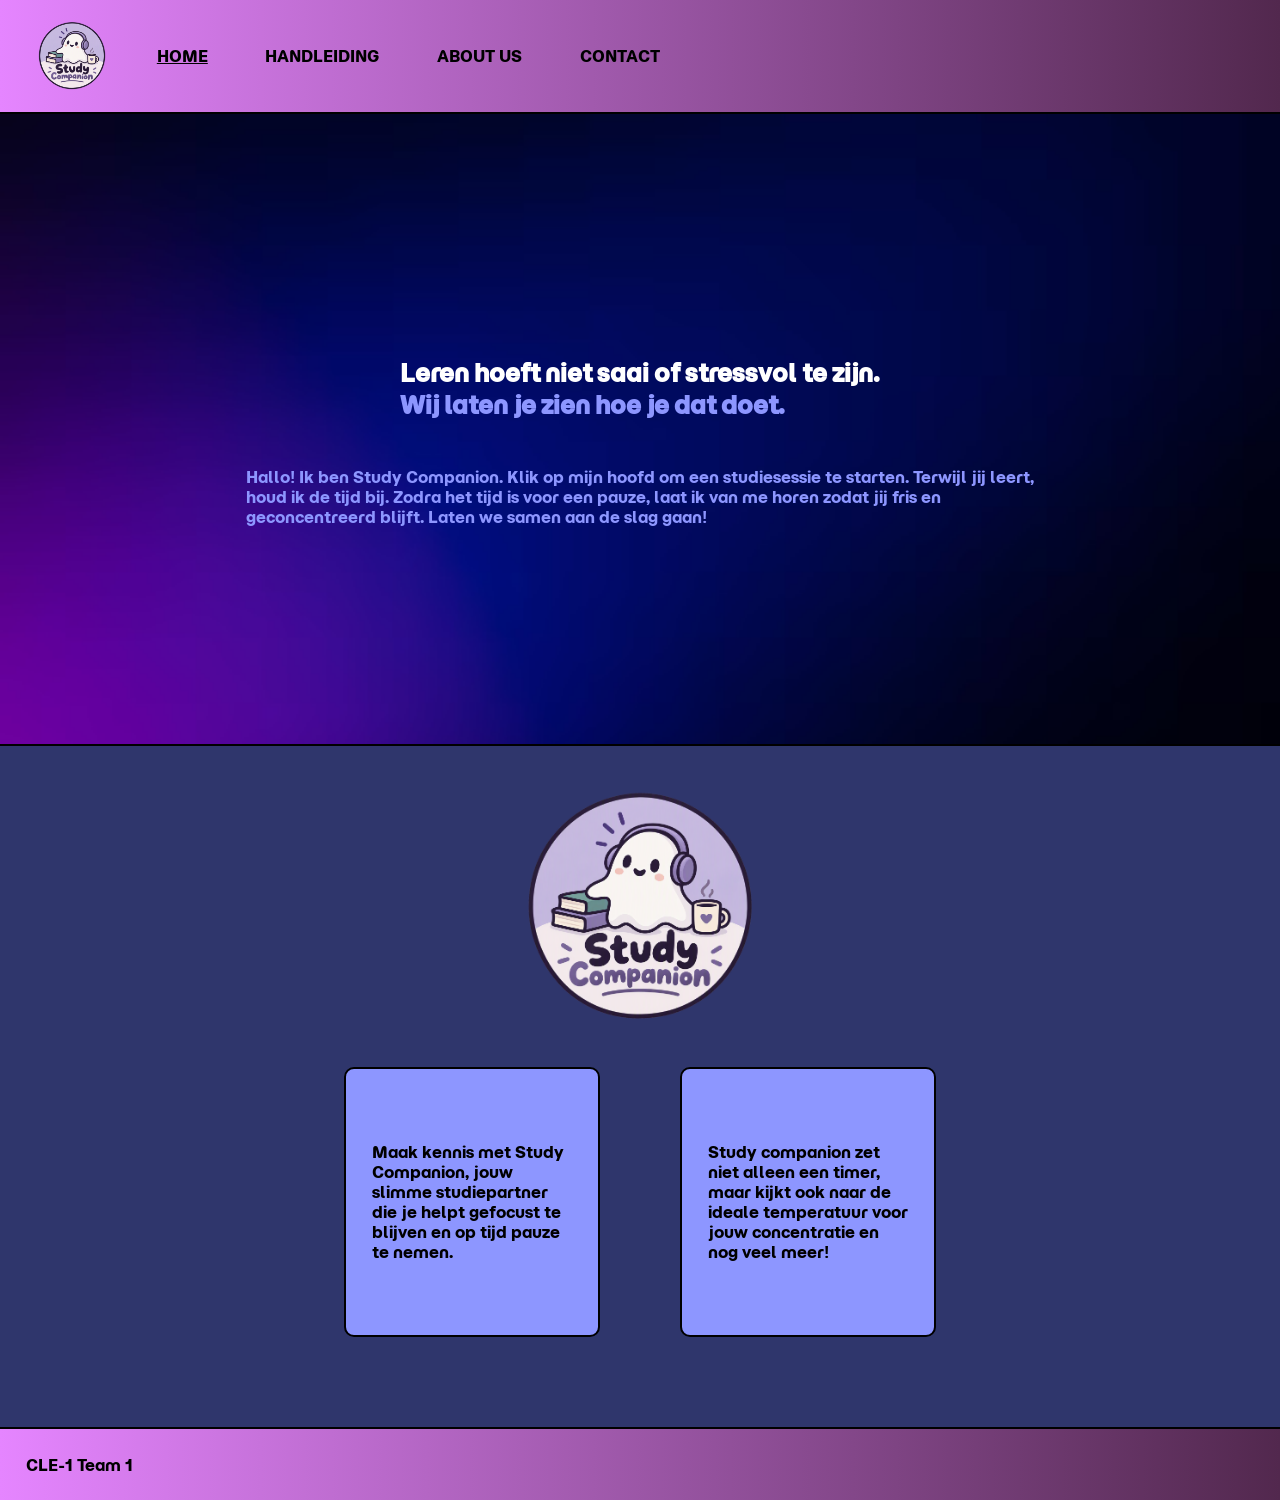
<file: index.html>
<!DOCTYPE html>
<html lang="nl">

<head>
    <meta charset="UTF-8">
    <link rel="preconnect" href="https://fonts.googleapis.com">
    <link rel="preconnect" href="https://fonts.gstatic.com" crossorigin>
    <link href="https://fonts.googleapis.com/css2?family=Geist+Pixel&family=Momo+Trust+Display&display=swap"
        rel="stylesheet">
    <link href="css/style.css" rel="stylesheet">
    <link rel="icon" type="image/jpg " href="images/Designer.png">
    <title>Home</title>
</head>

<body>
    <header>
        <nav>
            <div class="navbar">
                <img class="logo" src="./images/Designer.png">
                <a class="active" href="index.html">HOME</a>
                <a href="handleiding.html">HANDLEIDING</a>
                <a href="aboutus.html">ABOUT US</a>
                <a href="contact.html">CONTACT</a>
            </div>
        </nav>
        <hr>
    </header>

    <main>
        <section class="title-box">
            <h1 class="home-title">
                Leren hoeft niet saai of stressvol te zijn.
                <br>
                <p class="home-title-2">Wij laten je zien hoe je dat doet.</p>
            </h1>
            <p class="intro-text">
                <br>
                Hallo! Ik ben Study Companion. Klik op mijn hoofd om een studiesessie te starten. Terwijl jij leert,
                <br>
                houd ik de tijd bij. Zodra het tijd is voor een pauze, laat ik van me horen zodat jij fris en
                <br>
                geconcentreerd blijft. Laten we samen aan de slag gaan!
            </p>
        </section>
        <hr>

        <section class="section-home">
            <img class="logo-2" src="./images/Designer.png">
            <div class="home-box">
                <p class="home-text">
                    Maak kennis met Study Companion, jouw slimme studiepartner die je helpt gefocust te blijven en op
                    tijd
                    pauze te nemen.
                </p>
                <p class="home-text">
                    Study companion zet niet alleen een timer, maar kijkt ook naar de ideale temperatuur voor jouw
                    concentratie en nog veel meer!
                </p>
            </div>
        </section>

    </main>
    <hr>

    <div class="footer-box">
        <footer>
            CLE-1 Team 1
        </footer>
    </div>

</body>

</html>
</file>
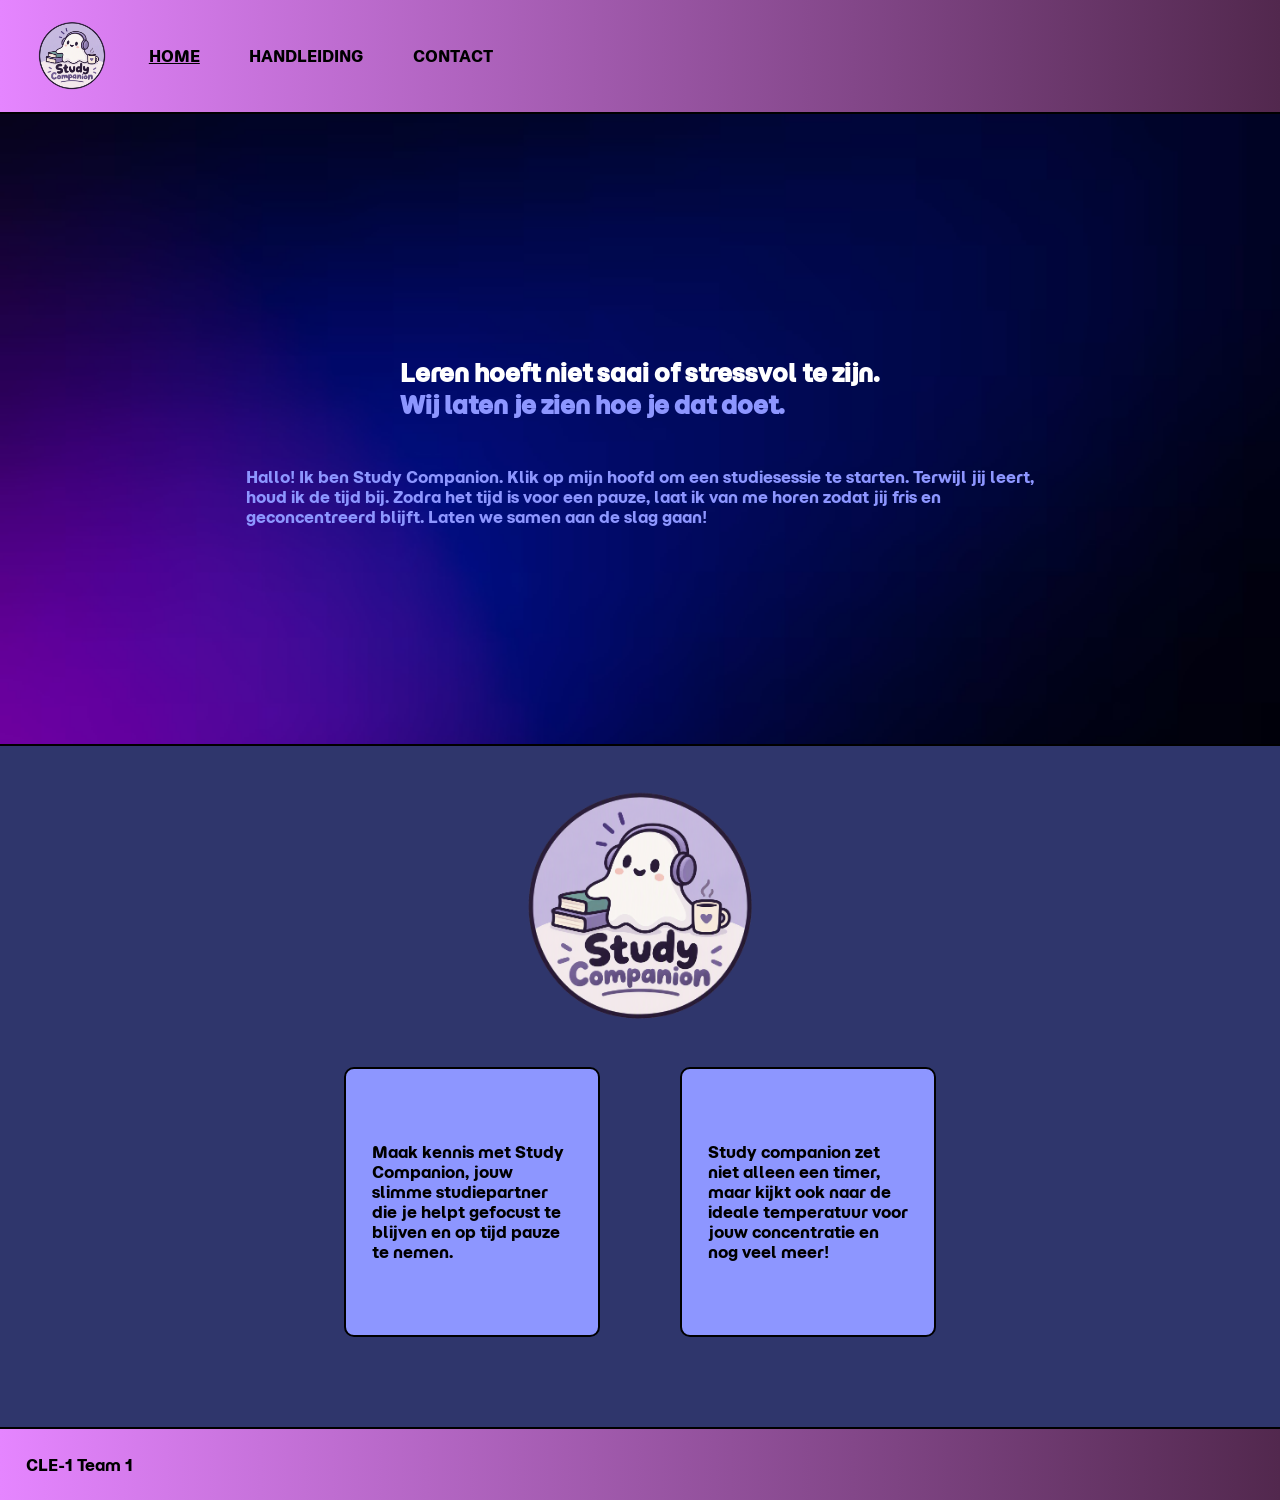
<file: Website/index.html>
<!DOCTYPE html>
<html lang="nl">

<head>
    <meta charset="UTF-8">
    <link rel="preconnect" href="https://fonts.googleapis.com">
    <link rel="preconnect" href="https://fonts.gstatic.com" crossorigin>
    <link href="https://fonts.googleapis.com/css2?family=Geist+Pixel&family=Momo+Trust+Display&display=swap"
        rel="stylesheet">
    <link href="css/style.css" rel="stylesheet">
    <title>Home</title>
</head>

<body>
    <header>
        <nav>
            <div class="navbar">
                <img class="logo" src="./images/Designer.png">
                <a class="active" href="index.html">HOME</a>
                <a href="handleiding.html">HANDLEIDING</a>
                <a href="contact.html">CONTACT</a>
            </div>
        </nav>
        <hr>
    </header>

    <main>
        <section class="title-box">
            <h1 class="home-title">
                Leren hoeft niet saai of stressvol te zijn.
                <br>
                <p class="home-title-2">Wij laten je zien hoe je dat doet.</p>
            </h1>
            <p class="intro-text">
                <br>
                Hallo! Ik ben Study Companion. Klik op mijn hoofd om een studiesessie te starten. Terwijl jij leert,
                <br>
                houd ik de tijd bij. Zodra het tijd is voor een pauze, laat ik van me horen zodat jij fris en
                <br>
                geconcentreerd blijft. Laten we samen aan de slag gaan!
            </p>
        </section>
        <hr>

        <section class="section-home">
            <img class="logo-2" src="./images/Designer.png">
            <div class="home-box">
                <p class="home-text">
                    Maak kennis met Study Companion, jouw slimme studiepartner die je helpt gefocust te blijven en op
                    tijd
                    pauze te nemen.
                </p>
                <p class="home-text">
                    Study companion zet niet alleen een timer, maar kijkt ook naar de ideale temperatuur voor jouw
                    concentratie en nog veel meer!
                </p>
            </div>
        </section>

    </main>
    <hr>

    <div class="footer-box">
        <footer>
            CLE-1 Team 1
        </footer>
    </div>

</body>

</html>
</file>
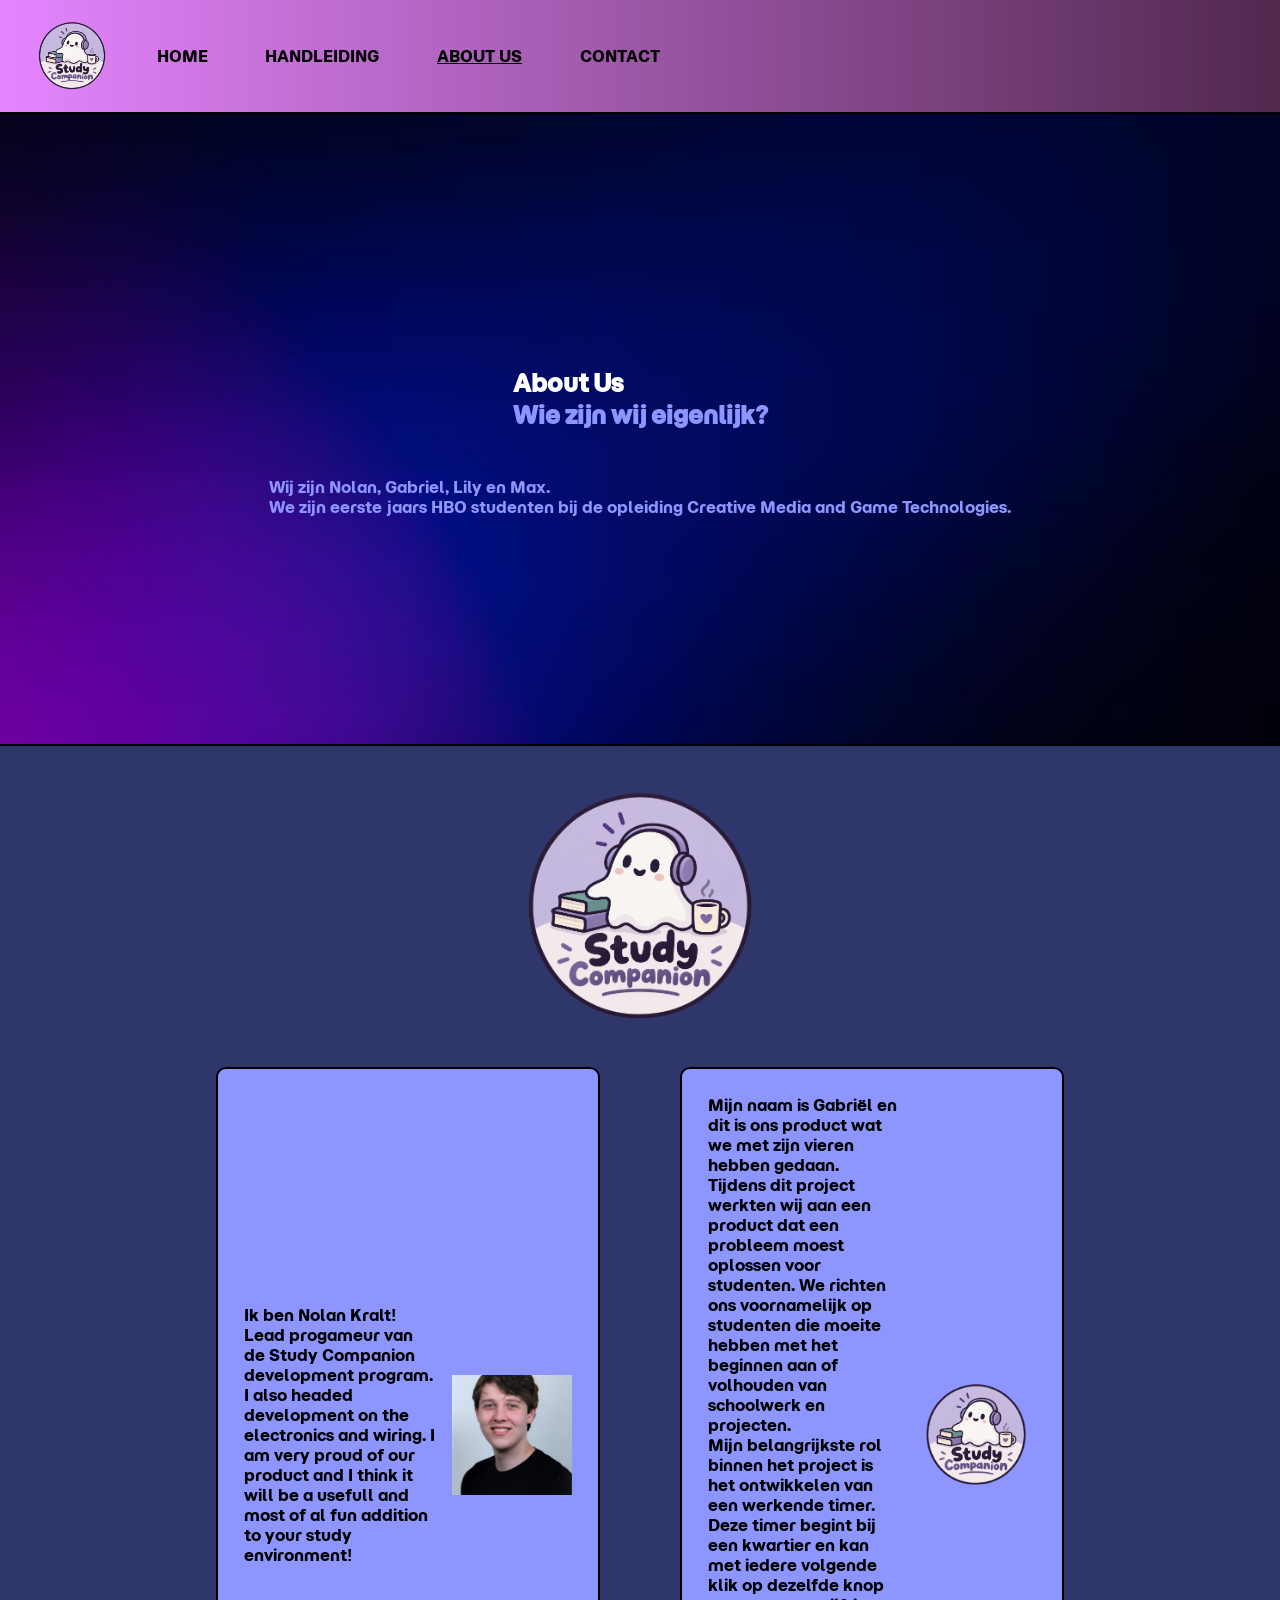
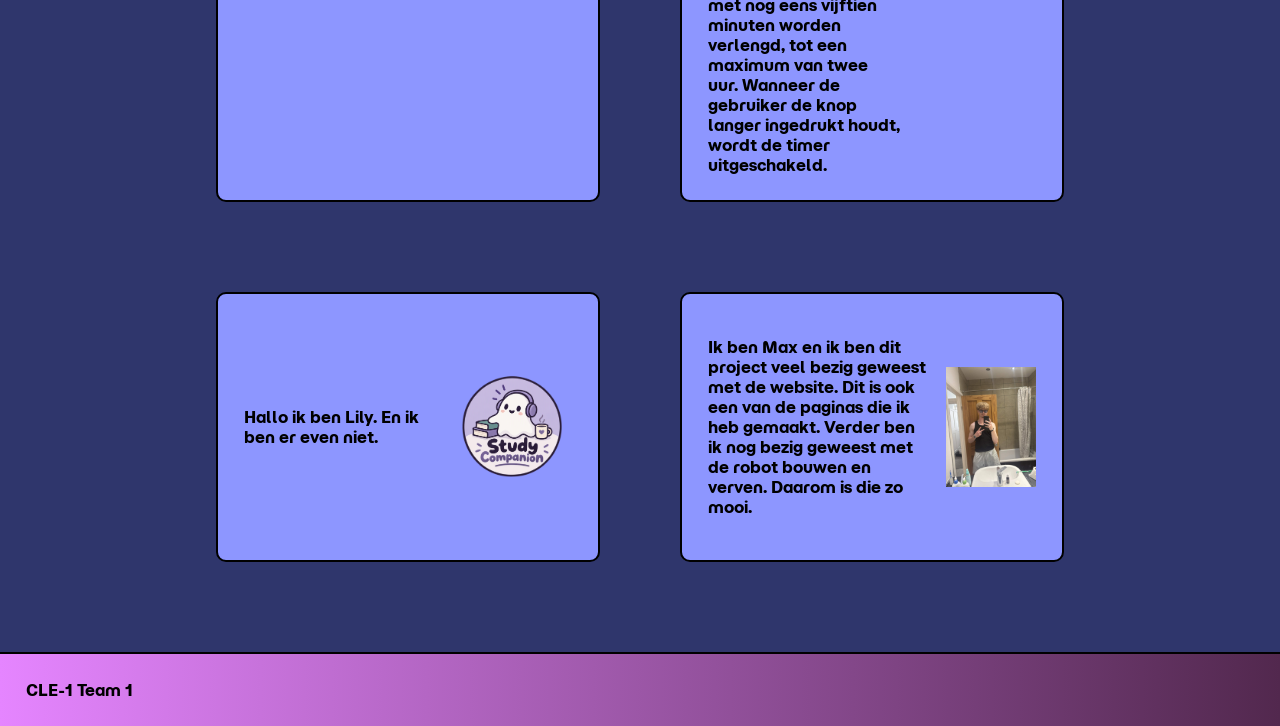
<file: aboutus.html>
<!DOCTYPE html>
<html lang="nl">

<head>
    <meta charset="UTF-8">
    <link rel="preconnect" href="https://fonts.googleapis.com">
    <link rel="preconnect" href="https://fonts.gstatic.com" crossorigin>
    <link href="https://fonts.googleapis.com/css2?family=Geist+Pixel&family=Momo+Trust+Display&display=swap"
        rel="stylesheet">
    <link href="css/style.css" rel="stylesheet">
    <link rel="icon" type="image/jpg " href="images/Designer.png">
    <title>AboutUs</title>
</head>

<body>
    <header>
        <nav>
            <div class="navbar">
                <img class="logo" src="./images/Designer.png">
                <a href="index.html">HOME</a>
                <a href="handleiding.html">HANDLEIDING</a>
                <a class="active" href="aboutus.html">ABOUT US</a>
                <a href="contact.html">CONTACT</a>
            </div>
        </nav>
        <hr>
    </header>

    <main>
        <section class="title-box">
            <h1 class="home-title">
                About Us
                <br>
                <p class="home-title-2">Wie zijn wij eigenlijk?</p>
            </h1>
            <p class="intro-text">
                <br>
                Wij zijn Nolan, Gabriel, Lily en Max.
                <br>
                We zijn eerste jaars HBO studenten bij de opleiding Creative Media and Game Technologies.
            </p>
        </section>
        <hr>

        <section class="section-home aboutus-section">
            <img class="logo-2" src="./images/Designer.png">
            <div class="home-box">
                <p class="handleiding-text">
                    <!--Nolan-->
                    Ik ben Nolan Kralt! Lead progameur van de Study Companion development program. I also headed development on the electronics and wiring. I am very proud of our product and I think it will be a usefull and most of al fun addition to your study environment!
                    <img class="aboutus-foto" src="./images/nolanman.png">
                </p>
                <p class="handleiding-text">
                    Mijn naam is Gabriël en dit is ons product wat we met zijn vieren hebben gedaan. Tijdens dit project
                    werkten wij aan een product dat een probleem moest oplossen voor studenten. We richten ons
                    voornamelijk op studenten die moeite hebben met het beginnen aan of volhouden van schoolwerk en
                    projecten.
                    <br>
                    Mijn belangrijkste rol binnen het project is het ontwikkelen van een werkende timer. Deze timer
                    begint bij een kwartier en kan met iedere volgende klik op dezelfde knop met nog eens vijftien
                    minuten worden verlengd, tot een maximum van twee uur. Wanneer de gebruiker de knop langer ingedrukt
                    houdt, wordt de timer uitgeschakeld.
                    <img class="aboutus-foto" src="./images/Designer.png">
                </p>
            </div>

            <div class="home-box">
                <p class="handleiding-text">
                    <!--Lily-->
                    Hallo ik ben Lily. En ik ben er even niet.
                    <img class="aboutus-foto" src="./images/Designer.png">
                </p>
                <p class="handleiding-text">
                    <!--Max-->
                    Ik ben Max en ik ben dit project veel bezig geweest met de website. Dit is ook een van de paginas
                    die
                    ik heb gemaakt. Verder ben ik nog bezig geweest met de robot bouwen en verven. Daarom is die zo
                    mooi.
                    <img class="aboutus-foto" src="./images/max.jpg">
                </p>
            </div>
        </section>

    </main>
    <hr>

    <div class="footer-box">
        <footer>
            CLE-1 Team 1
        </footer>
    </div>

</body>

</html>
</file>
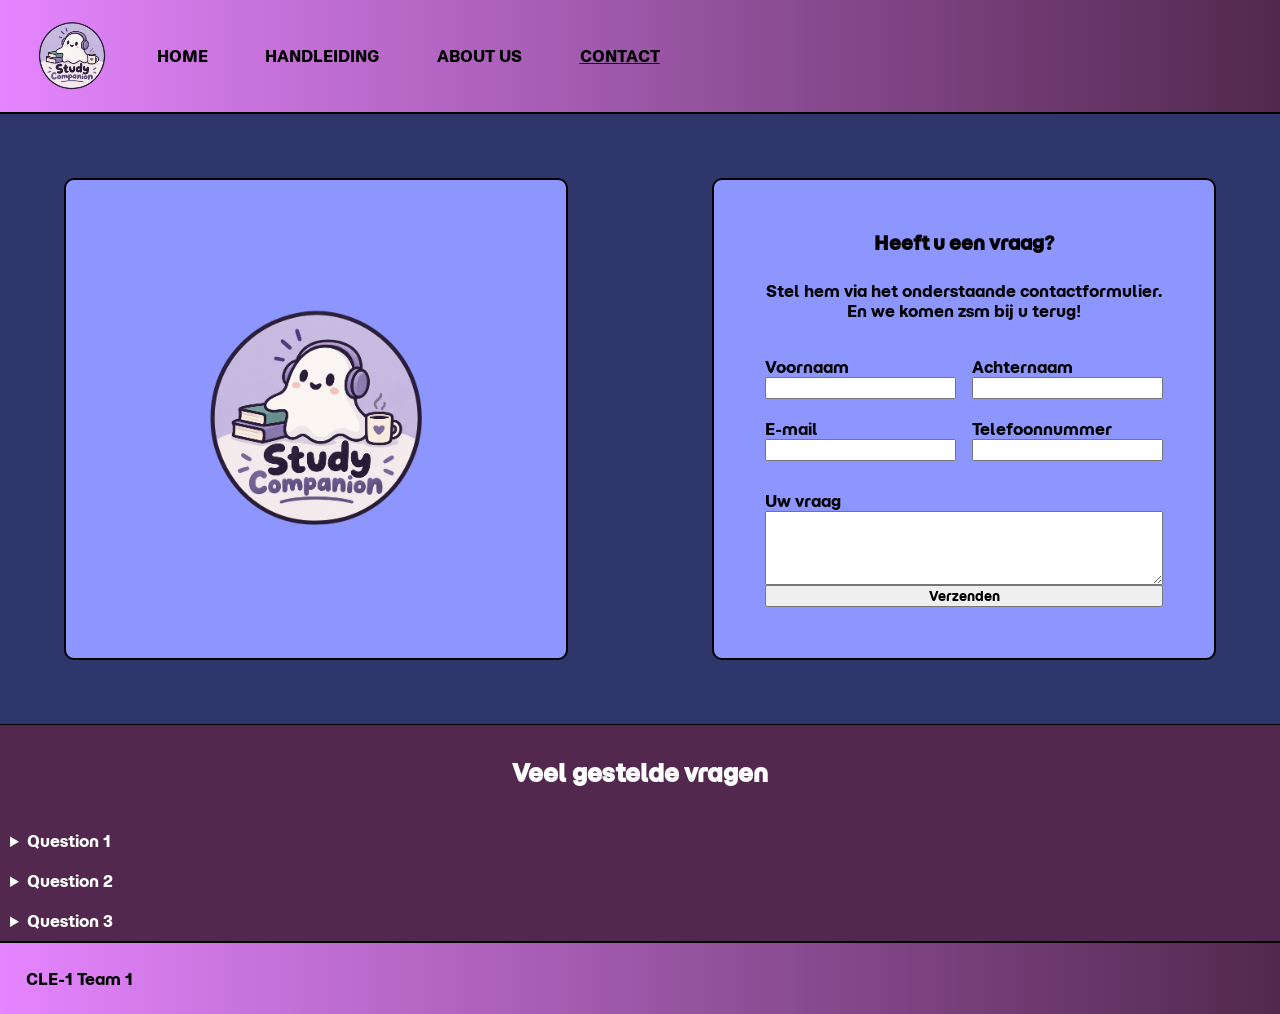
<file: contact.html>
<!DOCTYPE html>
<html lang="nl">

<head>
    <meta charset="UTF-8">
    <link rel="preconnect" href="https://fonts.googleapis.com">
    <link rel="preconnect" href="https://fonts.gstatic.com" crossorigin>
    <link href="https://fonts.googleapis.com/css2?family=Geist+Pixel&family=Momo+Trust+Display&display=swap"
        rel="stylesheet">
    <link href="css/style.css" rel="stylesheet">
    <title>contact</title>
    <meta name="viewport" content="width=device-width, initial-scale=1.0">
    <link rel="icon" type="image/jpg " href="images/Designer.png">
</head>

<body>
    <header>
        <nav>
            <div class="navbar">
                <img class="logo" src="./images/Designer.png">
                <a href="index.html">HOME</a>
                <a href="handleiding.html">HANDLEIDING</a>
                <a href="aboutus.html">ABOUT US</a>
                <a class="active" href="contact.html">CONTACT</a>
            </div>
        </nav>
        <hr>
    </header>
    <main class="contactPage">
        <section class="main-box contactBlock" id="formPic">
            <img src="./images/Designer.png" alt="Mooie foto">
        </section>
        <section class="main-box contactBlock main-form" id="magicPic">
            <img id="logoMobile" src="./images/Designer.png" alt="Mooie foto">
            <section class="intro">
                <h1>Heeft u een vraag?</h1>
                <p>Stel hem via het onderstaande contactformulier. <br> En we komen zsm bij u terug!</p>
            </section>
            <section>
                <form class="contactForm" action="">
                    <div class="fnLn">
                        <div class="inputBox">
                            <label for="first-name">Voornaam</label>
                            <input type="text" name="first-name" id="first-name">
                        </div>
                        <div class="inputBox">
                            <label for="last-name">Achternaam</label>
                            <input type="text" name="last-name" id="last-name">
                        </div>
                    </div>
                    <div class="mailPhone">
                        <div class="inputBox">
                            <label for="e-mail">E-mail</label>
                            <input type="text" name="e-mail" id="e-mail">
                        </div>
                        <div class="inputBox">
                            <label for="phone-number">Telefoonnummer</label>
                            <input type="number" name="phone-number" id="phone-number">
                        </div>
                    </div>
                    <div class="questionInput">
                        <label for="question">Uw vraag</label>
                        <textarea name="question" id="question" rows="4"></textarea>
                        <button type="submit">Verzenden</button>
                    </div>
                </form>
            </section>
        </section>
    </main>
    <section class="freqQuest">
        <h2>Veel gestelde vragen</h2>
        <details>
            <summary class="accordion">Question 1</summary>
            <div class="panel">
                <p>joehoe</p>
            </div>
        </details>
        <details>
            <summary class="accordion">Question 2</summary>
            <div class="panel">
                <p>joehoe 2</p>
            </div>
        </details>
        <details>
            <summary class="accordion">Question 3</summary>
            <div class="panel">
                <p>joehoe 3</p>
            </div>
        </details>
    </section>
    <hr>

    <div class="footer-box">
        <footer>
            CLE-1 Team 1
        </footer>
    </div>
</body>

</html>
</file>
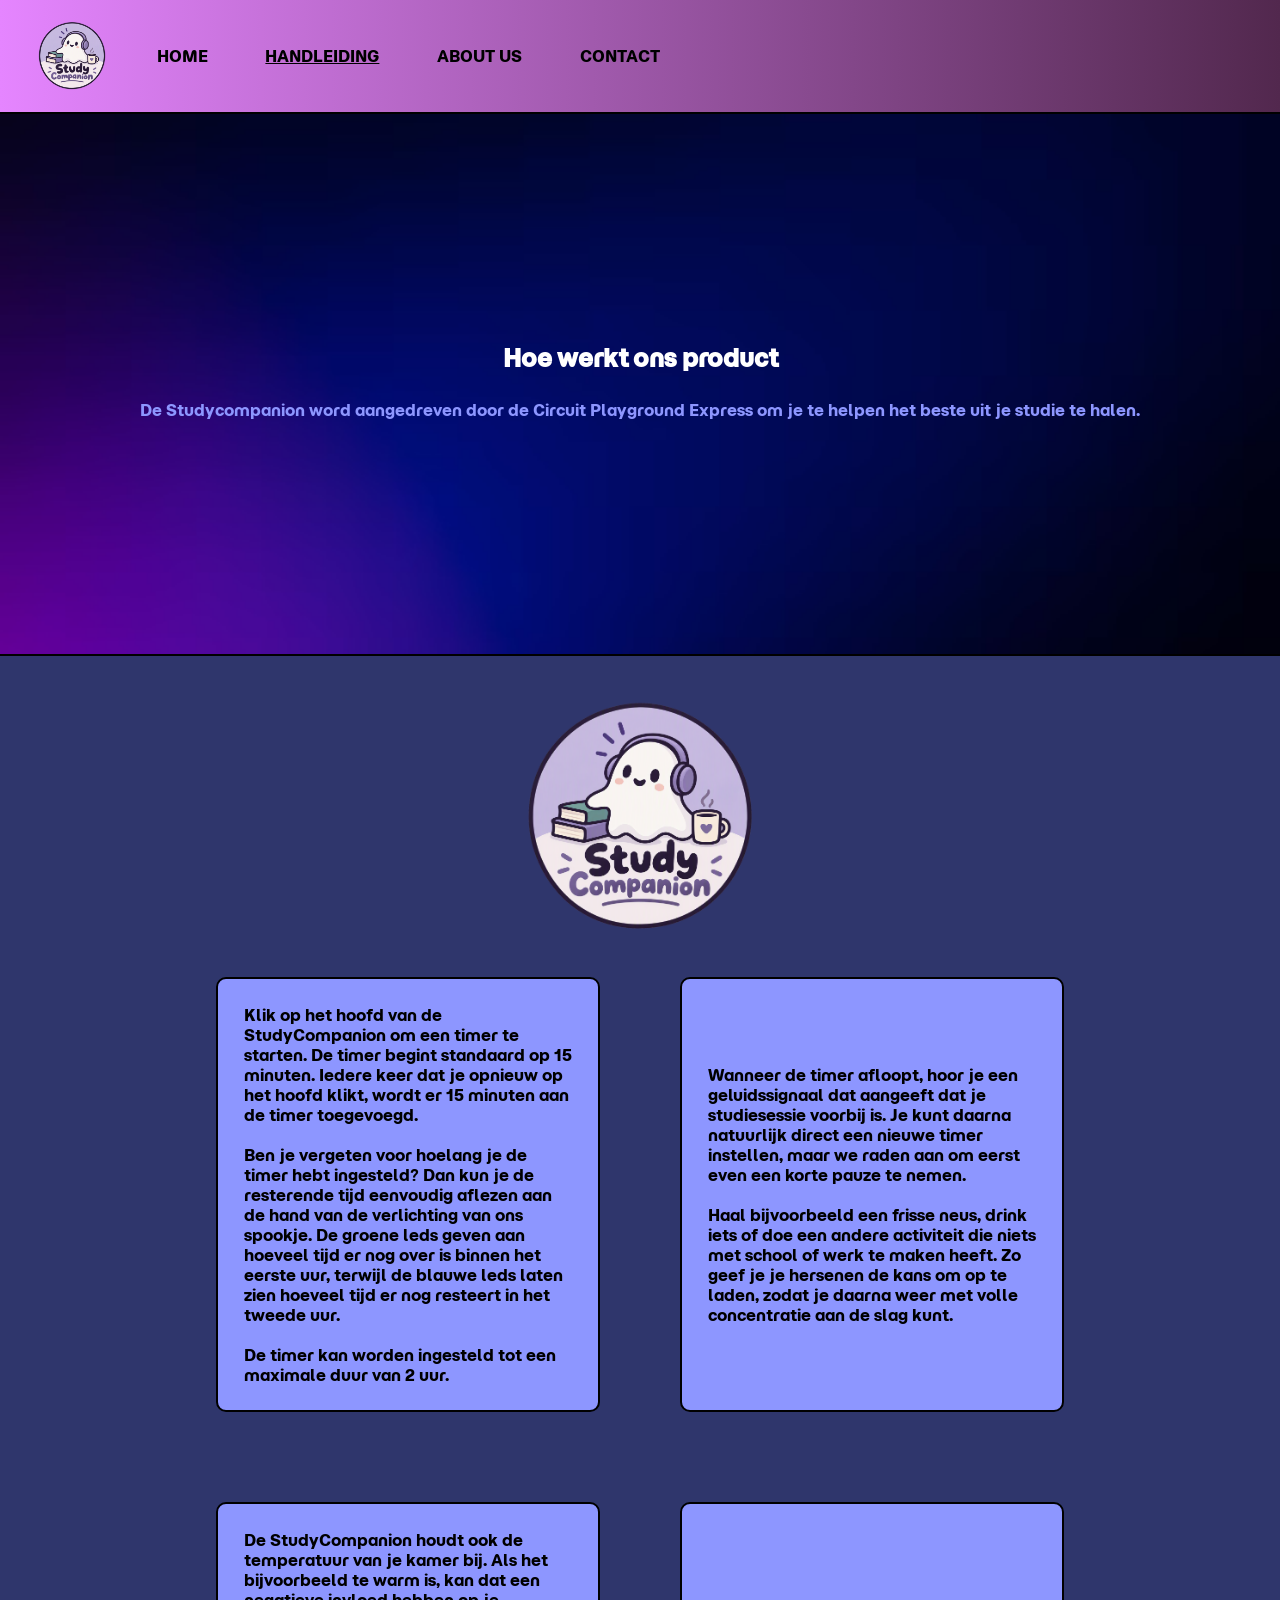
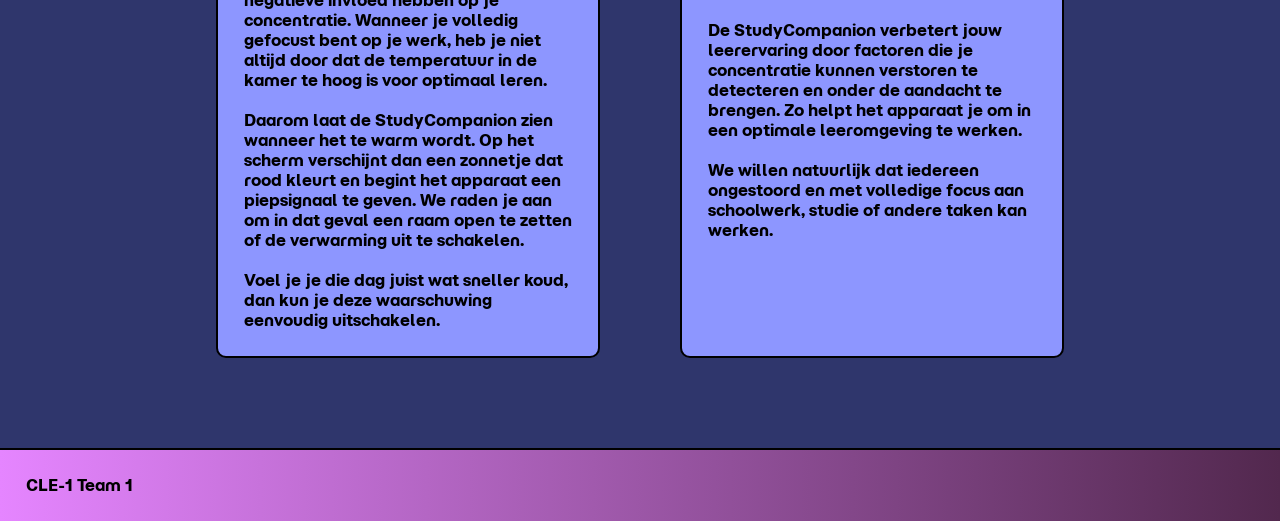
<file: handleiding.html>
<!DOCTYPE html>
<html lang="nl">

<head>
    <meta charset="UTF-8">
    <link rel="preconnect" href="https://fonts.googleapis.com">
    <link rel="preconnect" href="https://fonts.gstatic.com" crossorigin>
    <link href="https://fonts.googleapis.com/css2?family=Geist+Pixel&family=Momo+Trust+Display&display=swap"
        rel="stylesheet">
    <link href="css/style.css" rel="stylesheet">
    <title>handleiding</title>
    <meta name="viewport" content="width=device-width, initial-scale=1.0">
    <link rel="icon" type="image/jpg " href="images/Designer.png">
</head>

<body>
    <header>
        <nav>
            <div class="navbar">
                <img class="logo" src="./images/Designer.png">
                <a href="index.html">HOME</a>
                <a class="active" href="handleiding.html">HANDLEIDING</a>
                <a href="aboutus.html">ABOUT US</a>
                <a href="contact.html">CONTACT</a>
            </div>
        </nav>
        <hr>

    </header>

    <main>
        <section class="introduction">
            <h1>Hoe werkt ons product</h1>
            <p id="handleiding-1">De Studycompanion word aangedreven door de Circuit Playground Express
                om je te helpen het beste uit je studie te halen.</p>
        </section>

        <hr>

        <section class="section-home">
            <img class="logo-2" src="./images/Designer.png">
            <div class="home-box">
                <p class="handleiding-text">
                    Klik op het hoofd van de StudyCompanion om een timer te starten. De timer begint standaard op 15
                    minuten. Iedere keer dat je opnieuw op het hoofd klikt, wordt er 15 minuten aan de timer toegevoegd.
                    <br><br>
                    Ben je vergeten voor hoelang je de timer hebt ingesteld? Dan kun je de resterende tijd eenvoudig
                    aflezen aan de hand van de verlichting van ons spookje. De groene leds geven aan hoeveel tijd er nog
                    over is binnen het eerste uur, terwijl de blauwe leds laten zien hoeveel tijd er nog resteert in het
                    tweede uur.
                    <br><br>
                    De timer kan worden ingesteld tot een maximale duur van 2 uur.
                </p>
                <p class="handleiding-text">
                    Wanneer de timer afloopt, hoor je een geluidssignaal dat aangeeft dat je studiesessie voorbij is. Je
                    kunt daarna natuurlijk direct een nieuwe timer instellen, maar we raden aan om eerst even een korte
                    pauze te nemen.
                    <br><br>
                    Haal bijvoorbeeld een frisse neus, drink iets of doe een andere activiteit die niets met school of
                    werk te maken heeft. Zo geef je je hersenen de kans om op te laden, zodat je daarna weer met volle
                    concentratie aan de slag kunt.
                </p>
            </div>

            <div class="home-box">
                <p class="handleiding-text">
                    De StudyCompanion houdt ook de temperatuur van je kamer bij. Als het bijvoorbeeld te warm is, kan
                    dat een negatieve invloed hebben op je concentratie. Wanneer je volledig gefocust bent op je werk,
                    heb je niet altijd door dat de temperatuur in de kamer te hoog is voor optimaal leren.
                    <br><br>
                    Daarom laat de StudyCompanion zien wanneer het te warm wordt. Op het scherm verschijnt dan een
                    zonnetje dat rood kleurt en begint het apparaat een piepsignaal te geven. We raden je aan om in dat
                    geval een raam open te zetten of de verwarming uit te schakelen.
                    <br><br>
                    Voel je je die dag juist wat sneller koud, dan kun je deze waarschuwing eenvoudig uitschakelen.
                </p>
                <p class="handleiding-text">
                    De StudyCompanion verbetert jouw leerervaring door factoren die je concentratie kunnen verstoren te
                    detecteren en onder de aandacht te brengen. Zo helpt het apparaat je om in een optimale leeromgeving
                    te werken.
                    <br><br>
                    We willen natuurlijk dat iedereen ongestoord en met volledige focus aan schoolwerk, studie of andere
                    taken kan werken.
                </p>
            </div>
        </section>
    </main>
    <hr>

    <div class="footer-box">
        <footer>
            CLE-1 Team 1
        </footer>
    </div>
</body>


</html>
</file>
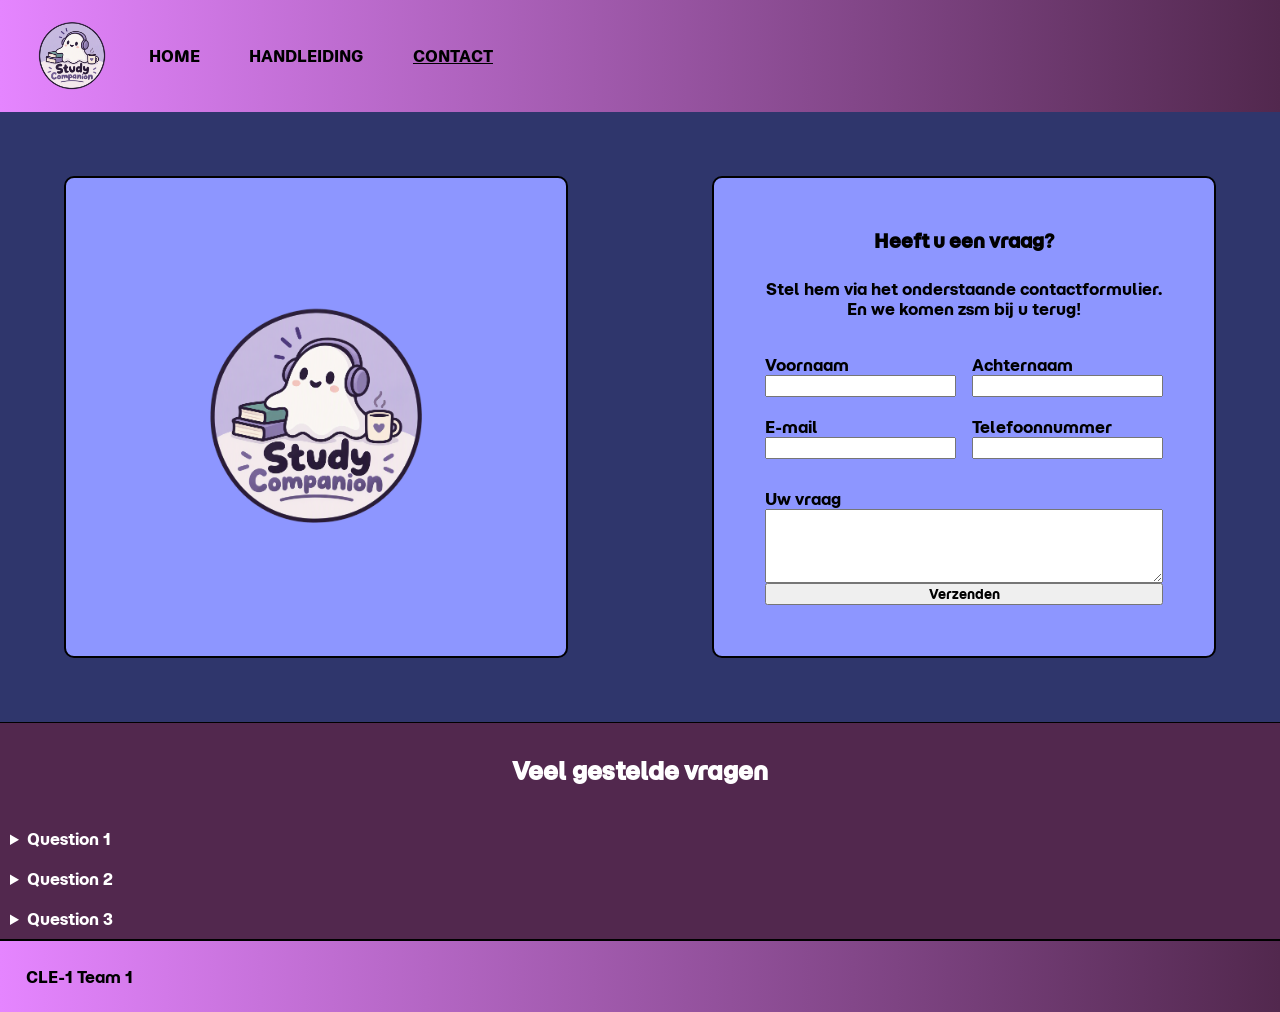
<file: Website/contact.html>
<!DOCTYPE html>
<html lang="en">

<head>
    <meta charset="UTF-8">
    <link rel="preconnect" href="https://fonts.googleapis.com">
    <link rel="preconnect" href="https://fonts.gstatic.com" crossorigin>
    <link href="https://fonts.googleapis.com/css2?family=Geist+Pixel&family=Momo+Trust+Display&display=swap"
        rel="stylesheet">
    <link href="css/style.css" rel="stylesheet">
    <title>contact</title>
    <meta name="viewport" content="width=device-width, initial-scale=1.0">
</head>

<body>
    <header>
        <nav>
            <div class="navbar">
                <img class="logo" src="./images/Designer.png">
                <a href="index.html">HOME</a>
                <a href="handleiding.html">HANDLEIDING</a>
                <a class="active" href="contact.html">CONTACT</a>
            </div>
        </nav>
    </header>
    <main class="contactPage">
        <section class="main-box contactBlock" id="formPic">
            <img src="/Website/images/Designer.png" alt="Mooie foto">
        </section>
        <section class="main-box contactBlock main-form" id="magicPic">
            <img id="logoMobile" src="/Website/images/Designer.png" alt="Mooie foto">
            <section class="intro">
                <h1>Heeft u een vraag?</h1>
                <p>Stel hem via het onderstaande contactformulier. <br> En we komen zsm bij u terug!</p>
            </section>
            <section>
                <form class="contactForm" action="">
                    <div class="fnLn">
                        <div class="inputBox">
                            <label for="first-name">Voornaam</label>
                            <input type="text" name="first-name" id="first-name">
                        </div>
                        <div class="inputBox">
                            <label for="last-name">Achternaam</label>
                            <input type="text" name="last-name" id="last-name">
                        </div>
                    </div>
                    <div class="mailPhone">
                        <div class="inputBox">
                            <label for="e-mail">E-mail</label>
                            <input type="text" name="e-mail" id="e-mail">
                        </div>
                        <div class="inputBox">
                            <label for="phone-number">Telefoonnummer</label>
                            <input type="number" name="phone-number" id="phone-number">
                        </div>
                    </div>
                    <div class="questionInput">
                        <label for="question">Uw vraag</label>
                        <textarea name="question" id="question" rows="4"></textarea>
                        <button type="submit">Verzenden</button>
                    </div>
                </form>
            </section>
        </section>
    </main>
    <section class="freqQuest">
        <h2>Veel gestelde vragen</h2>
        <details>
            <summary class="accordion">Question 1</summary>
            <div class="panel">
                <p>joehoe</p>
            </div>
        </details>
        <details>
            <summary class="accordion">Question 2</summary>
            <div class="panel">
                <p>joehoe 2</p>
            </div>
        </details>
        <details>
            <summary class="accordion">Question 3</summary>
            <div class="panel">
                <p>joehoe 3</p>
            </div>
        </details>
    </section>
    <hr>

    <div class="footer-box">
        <footer>
            CLE-1 Team 1
        </footer>
    </div>
</body>

</html>
</file>
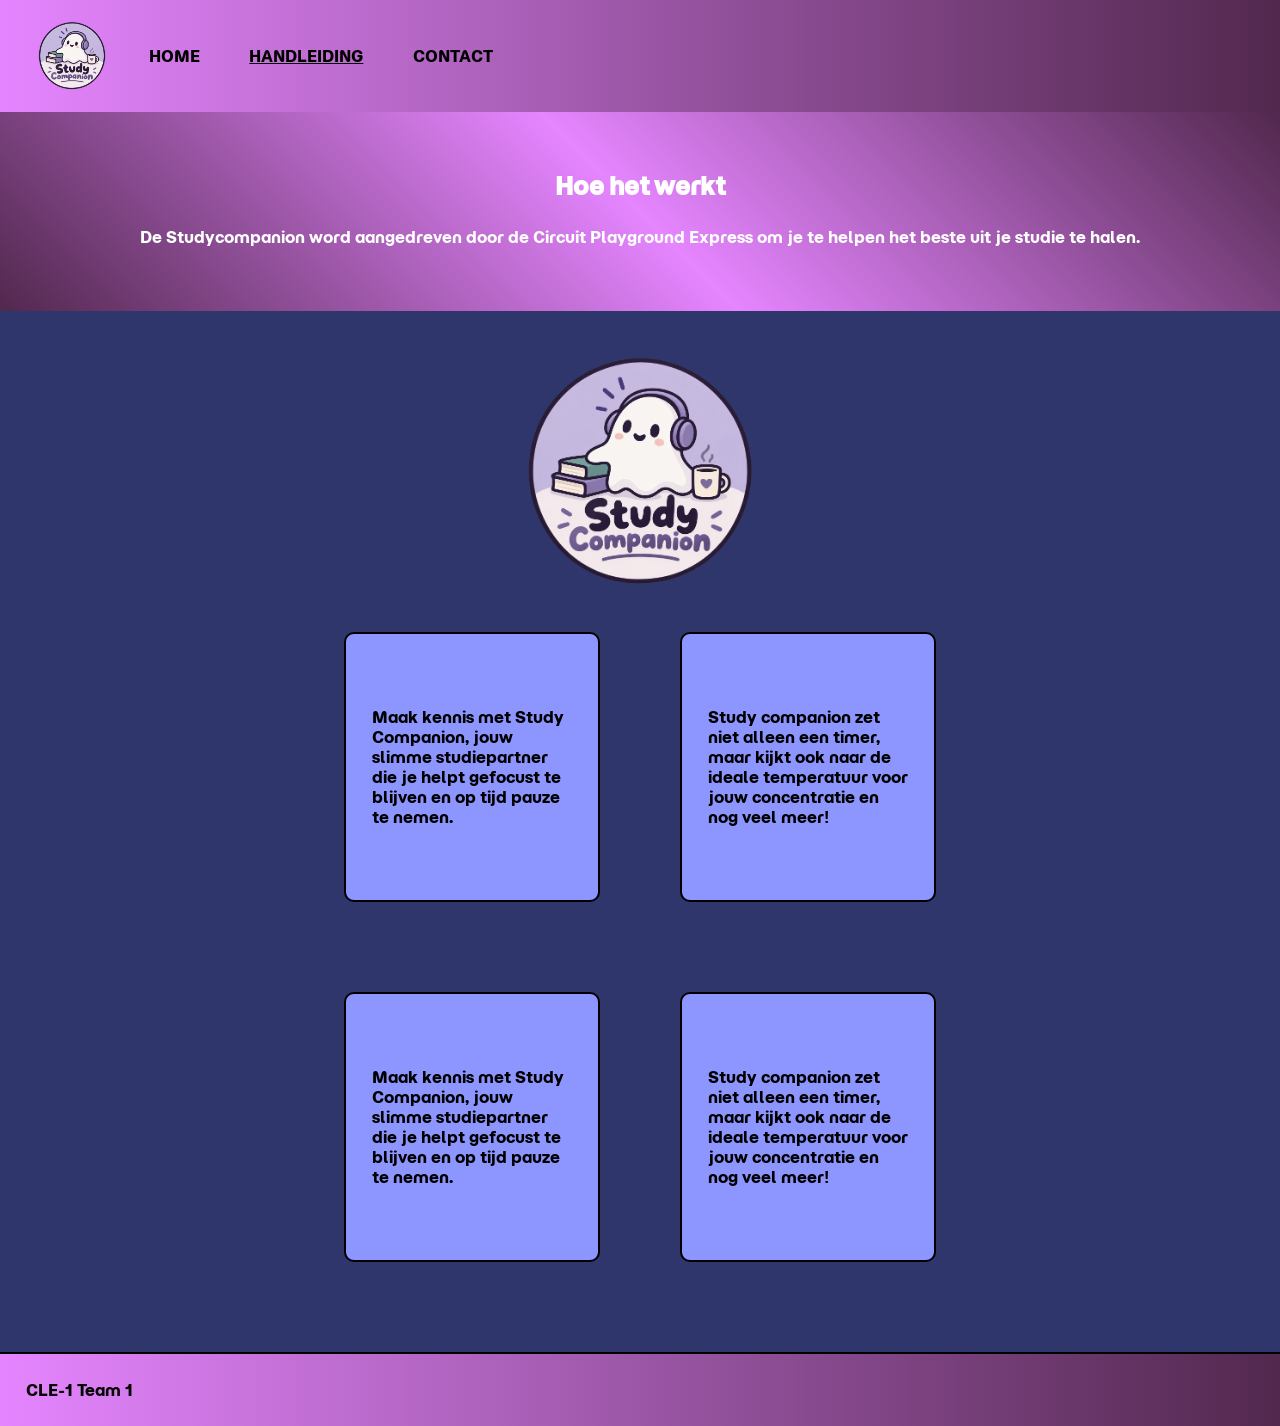
<file: Website/handleiding.html>
<!DOCTYPE html>
<html lang="en">

<head>
    <meta charset="UTF-8">
    <link rel="preconnect" href="https://fonts.googleapis.com">
    <link rel="preconnect" href="https://fonts.gstatic.com" crossorigin>
    <link href="https://fonts.googleapis.com/css2?family=Geist+Pixel&family=Momo+Trust+Display&display=swap"
        rel="stylesheet">
    <link href="css/style.css" rel="stylesheet">
    <title>handleiding</title>
    <meta name="viewport" content="width=device-width, initial-scale=1.0">
</head>

<body>
    <header>
        <nav>
            <div class="navbar">
                <img class="logo" src="./images/Designer.png">
                <a href="index.html">HOME</a>
                <a class="active" href="handleiding.html">HANDLEIDING</a>
                <a href="contact.html">CONTACT</a>
            </div>
        </nav>
    </header>
    <main>
        <section class="introduction">
            <h1>Hoe het werkt</h1>
            <p>De Studycompanion word aangedreven door de Circuit Playground Express
                om je te helpen het beste uit je studie te halen.</p>
        </section>

        <section class="section-home">
            <img class="logo-2" src="./images/Designer.png">
            <div class="home-box" id="handleiding">
                <p class="handleiding-text">
                    Maak kennis met Study Companion, jouw slimme studiepartner die je helpt gefocust te blijven en op
                    tijd
                    pauze te nemen.
                </p>
                <p class="handleiding-text">
                    Study companion zet niet alleen een timer, maar kijkt ook naar de ideale temperatuur voor jouw
                    concentratie en nog veel meer!
                </p>
            </div>

            <div class="home-box">
                <p class="handleiding-text">
                    Maak kennis met Study Companion, jouw slimme studiepartner die je helpt gefocust te blijven en op
                    tijd
                    pauze te nemen.
                </p>
                <p class="handleiding-text">
                    Study companion zet niet alleen een timer, maar kijkt ook naar de ideale temperatuur voor jouw
                    concentratie en nog veel meer!
                </p>
            </div>
        </section>
    </main>
    <hr>

    <div class="footer-box">
        <footer>
            CLE-1 Team 1
        </footer>
    </div>
</body>


</html>
</file>
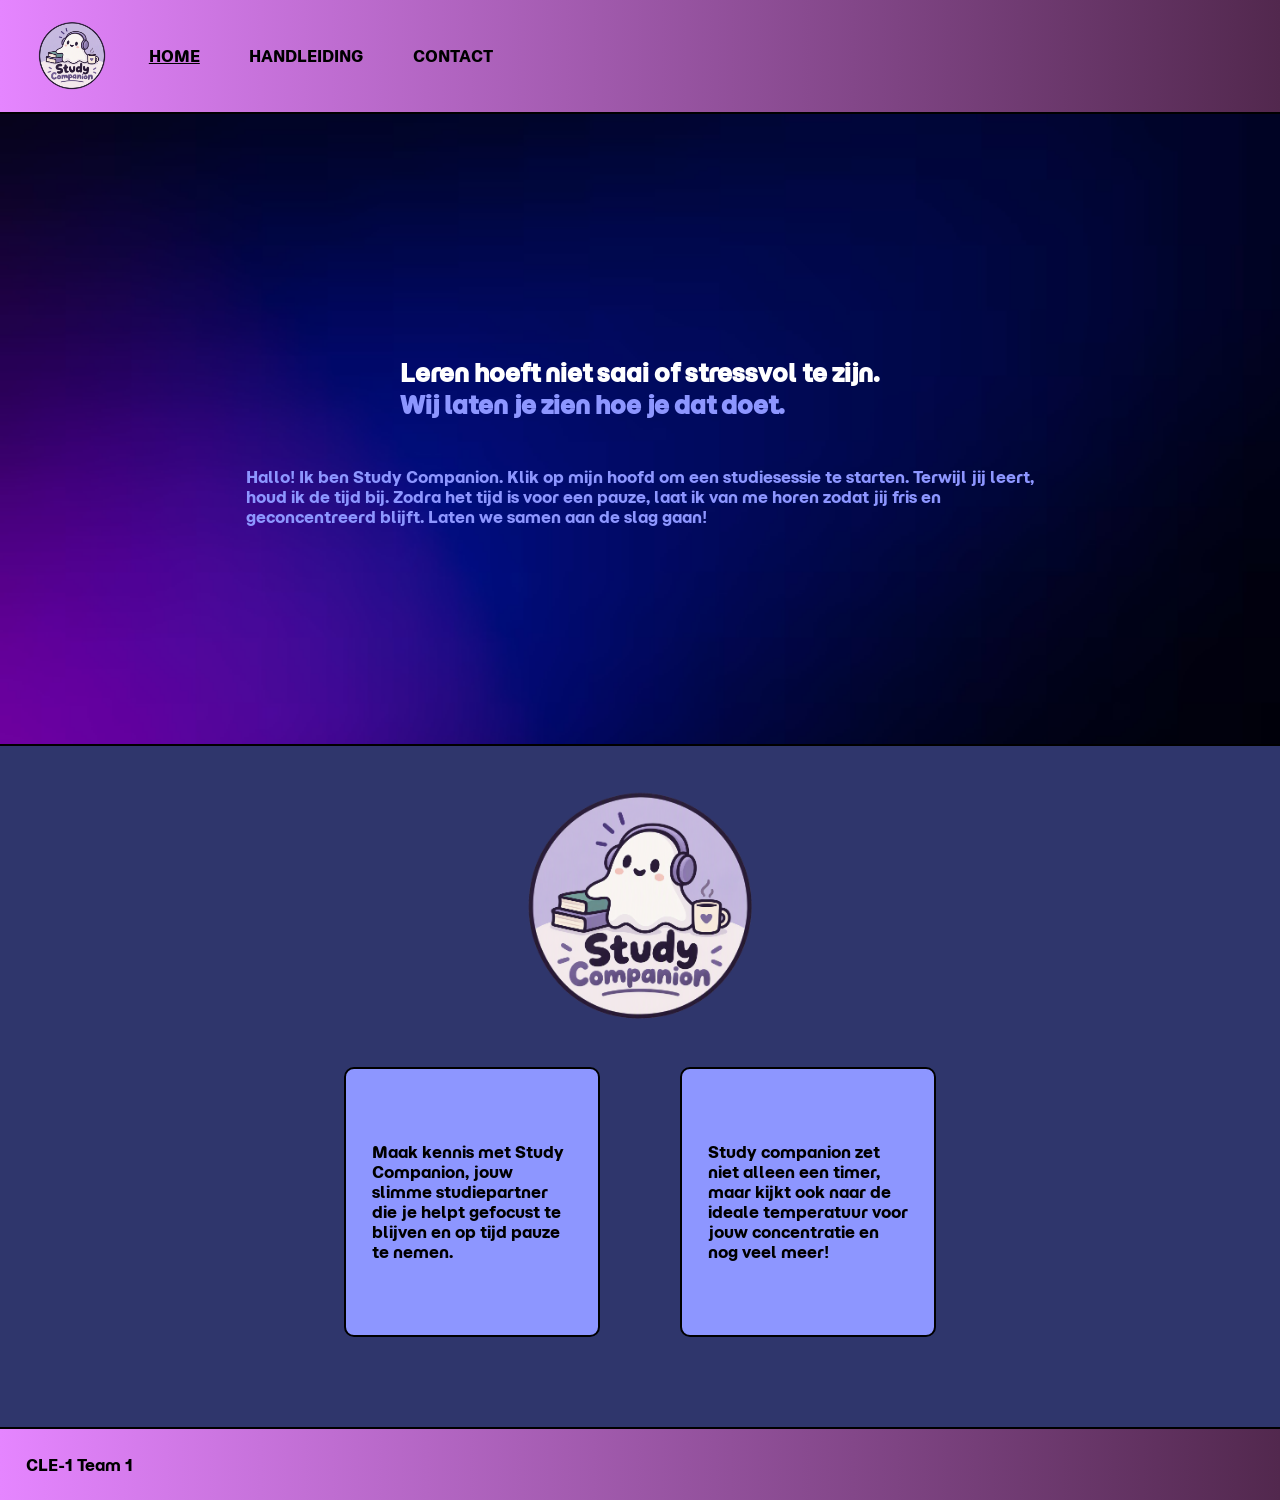
<file: Website/home.html>
<!DOCTYPE html>
<html lang="nl">

<head>
    <meta charset="UTF-8">
    <link rel="preconnect" href="https://fonts.googleapis.com">
    <link rel="preconnect" href="https://fonts.gstatic.com" crossorigin>
    <link href="https://fonts.googleapis.com/css2?family=Geist+Pixel&family=Momo+Trust+Display&display=swap"
        rel="stylesheet">
    <link href="css/style.css" rel="stylesheet">
    <title>Home</title>
</head>

<body>
    <header>
        <nav>
            <div class="navbar">
                <img class="logo" src="./images/Designer.png">
                <a class="active" href="home.html">HOME</a>
                <a href="handleiding.html">HANDLEIDING</a>
                <a href="contact.html">CONTACT</a>
            </div>
        </nav>
        <hr>
    </header>

    <main>
        <section class="title-box">
            <h1 class="home-title">
                Leren hoeft niet saai of stressvol te zijn.
                <br>
                <p class="home-title-2">Wij laten je zien hoe je dat doet.</p>
            </h1>
            <p class="intro-text">
                <br>
                Hallo! Ik ben Study Companion. Klik op mijn hoofd om een studiesessie te starten. Terwijl jij leert,
                <br>
                houd ik de tijd bij. Zodra het tijd is voor een pauze, laat ik van me horen zodat jij fris en
                <br>
                geconcentreerd blijft. Laten we samen aan de slag gaan!
            </p>
        </section>
        <hr>

        <section class="section-home">
            <img class="logo-2" src="./images/Designer.png">
            <div class="home-box">
                <p class="home-text">
                    Maak kennis met Study Companion, jouw slimme studiepartner die je helpt gefocust te blijven en op
                    tijd
                    pauze te nemen.
                </p>
                <p class="home-text">
                    Study companion zet niet alleen een timer, maar kijkt ook naar de ideale temperatuur voor jouw
                    concentratie en nog veel meer!
                </p>
            </div>
        </section>

    </main>
    <hr>

    <div class="footer-box">
        <footer>
            CLE-1 Team 1
        </footer>
    </div>

</body>

</html>
</file>
<file: css/style.css>
* {
    margin: 0;
    padding: 0;
    box-sizing: border-box;
    font-family: "Momo Trust Display", sans-serif;
}

body {
    min-height: 100vh;
    display: flex;
    flex-direction: column;
    background-color: #2f366c;
}

hr {
    border: 1px solid black;
}

.momo-trust-display-regular {
    font-family: "Momo Trust Display", sans-serif;
    font-weight: 400;
    font-style: normal;
}

header {
    background-image: linear-gradient(to right, #e585ff, #52284e);
    position: sticky;
    top: 0;
    z-index: 1000;
}

.navbar {
    display: flex;
    align-items: center;
    gap: 2rem;
    padding: 1rem 2rem;
    margin: 0;
}

a {
    display: inline-block;
    padding: 0 1vw 0 1vw;
    text-decoration: none;
    transition-duration: 200ms;
    color: black;
}

a:hover {
    transform: scale(1.2);
    transition-duration: 200ms;
    color: #8d96ff;
}

.active {
    text-decoration: underline;
}

h1 {
    margin: 2vw;
}

.home-title {
    color: white;
}

.home-title-2,
.intro-text {
    color: #8d96ff;
}


.title-box {
    flex: 1;
    display: flex;
    flex-direction: column;
    align-items: center;
    justify-content: center;
    min-height: 70vh;
    background-image: url("../images/backgroundhome.avif");
    background-repeat: no-repeat;
    background-size: cover;
}

.main-box {
    flex: 1;
    display: flex;
    flex-direction: column;
    align-items: center;
    margin: 5vw;
    border: 2px solid black;
    border-radius: 10px;
    padding: 4vw;
    background-color: #8d96ff;
}

.section-home {
    display: flex;
    flex-direction: column;
    align-items: center;
    justify-content: center;
}

.home-box {
    display: flex;
    min-height: 30vh;
    gap: 5rem;
    margin-bottom: 10vh;
}

.home-img {
    width: min(100%, 250px);
    height: auto;
}

.home-text {
    display: flex;
    align-items: center;
    width: 20vw;
    min-height: 12vw;
    padding: 2vw;
    background-color: #8d96ff;
    border: 2px solid black;
    border-radius: 10px;
    transition-duration: 200ms;
}

.home-text:hover {
    transform: scale(1.2);
}

footer {
    margin: 0;

}

.footer-box {
    background-image: linear-gradient(to right, #e585ff, #52284e);
    padding: 2vw;
}

.logo {
    width: 80px;
    height: 80px;
    object-fit: cover;
}

.logo-2 {
    height: 30vh;
    margin: 2vw;
}

/* Contact pagina */

.contactPage {
    display: flex;
    flex-direction: row;
    gap: 1rem;
}

.contactBlock {
    flex: 1;
    align-items: center;
    justify-content: center;
}

.contactBlock img {
    width: 16rem;
    height: 16rem;
}

.main-form {
    justify-content: space-evenly;
}

.intro {
    text-align: center;
}

.intro h1 {
    margin-top: 0;
}

.intro p {
    padding-bottom: 1rem;
}

.contactForm .fnLn,
.contactForm .mailPhone {
    display: flex;
    flex-direction: row;
    gap: 1rem;
}

.contactForm .fnLn {
    padding: 20px 0;
}

.contactForm .mailPhone {
    padding-bottom: 30px;
}

.contactForm .questionInput {
    display: flex;
    flex-direction: column;
    justify-content: center;
    flex: 1;
}

.contactForm .inputBox {
    display: flex;
    flex-direction: column;
    flex: 1;
}

.contactForm .inputBox input {
    width: 100%;
}

.questionInput button {
    padding: 10px, 0;
}

.questionInput button:hover {
    background-color: #e585ff;
}

#logoMobile {
    display: none;
}


/* question bars */

.freqQuest h2 {
    text-align: center;
    justify-content: center;
    background-color: #52284E;
    padding: 2rem;
    border-top: 0.1rem solid black;
    color: white;
}

.accordion {
    background-color: #52284E;
    color: white;
    cursor: pointer;
    padding: 10px;
    width: 100%;
    text-align: left;
    border: none;
    outline: none;
    transition: 0.4s;
}

.panel {
    padding: 1rem;
    background-color: white;
    overflow: hidden;
}

details:not([open]) .panel {
    display: none;
}

summary:hover {
    background-color: #8d96ff;
}

details[open]>summary {
    background-color: #8d96ff;
}


@media (max-width: 480px) and (min-width: 0px) {
    .contactPage {
        display: flex;
        flex-direction: column;
        gap: 1rem;
    }

    #logoMobile {
        display: block;
        width: 8rem;
        height: 8rem;
        align-items: center;
        justify-content: center;
        padding: 1rem;
    }

    #formPic {
        display: none;
    }

    .contactForm .fnLn,
    .contactForm .mailPhone {
        flex-direction: column;
    }

    .contactForm {
        padding-bottom: 2rem;
    }

}

@media (max-width:1032px) and (min-width:768px) {
    .contactPage {
        display: flex;
        flex-direction: column;
        gap: 1rem;
    }

    #logoMobile {
        display: block;
        width: 8rem;
        height: 8rem;
        align-items: center;
        justify-content: center;
        padding: 1rem;
    }

    #formPic {
        display: none;
    }

    .contactForm .fnLn,
    .contactForm .mailPhone {
        flex-direction: column;
    }

    .contactForm .inputBox input,
    .contactForm textarea {
        width: 100%;
        max-width: 100%;
    }

    .contactForm {
        width: 100%;
        padding-bottom: 2rem;
    }

    .contactBlock,
    .contactForm,
    .contactForm .inputBox {
        min-width: 0;
    }
}

/* Handleiding */

.introduction {
    display: flex;
    flex-direction: column;
    background-image: url("../images/backgroundhome.avif");
    background-repeat: no-repeat;
    background-size: cover;
    display: flex;
    flex-direction: column;
    flex: 1;
    justify-content: center;
    padding: 4rem;
    min-height: 60vh;
}

.introduction h1,
.introduction p {
    color: white;
    text-align: center;
}

.introduction h1 {
    padding-top: 2rem;
}

.introduction p {
    padding-bottom: 4rem;
}



#handleiding-1 {
    color: #8d96ff;
}

.handleiding-text {
    display: flex;
    align-items: center;
    width: 30vw;
    min-height: 12vw;
    padding: 2vw;
    background-color: #8d96ff;
    border: 2px solid black;
    border-radius: 10px;
    transition-duration: 200ms;
}

.handleiding-text:hover {
    transform: scale(1.2);
}

/*responsive*/

@media (max-width: 767px) {
    .navbar {
        flex-wrap: wrap;
        justify-content: center;
        gap: 0.75rem;
        padding: 1rem;
    }

    .navbar a {
        padding: 0;
        font-size: 0.8rem;
    }

    .introduction {
        min-height: 45vh;
        padding: 1.5rem;
    }

    .introduction h1 {
        font-size: 1.6rem;
        padding-top: 1rem;
    }

    .introduction p {
        font-size: 1rem;
        line-height: 1.5;
        padding-bottom: 1rem;
    }

    .section-home {
        width: 100%;
        padding: 1rem;
    }

    .logo-2 {
        width: min(60vw, 180px);
        height: auto;
        margin: 1rem;
    }

    .home-box {
        flex-direction: column;
        width: 100%;
        min-height: 0;
        gap: 1rem;
        margin-bottom: 1rem;
    }

    .home-text {
        width: 100%;
        min-height: 0;
        padding: 1rem;
        line-height: 1.5;
    }

    .contactPage {
        flex-direction: column;
        gap: 0;
    }

    .main-box {
        width: calc(100% - 2rem);
        margin: 1rem;
        padding: 1.25rem;
    }


    .main-form {
        width: calc(100% - 2rem);
    }

    .contactForm {
        width: 100%;
    }

    .contactForm .fnLn,
    .contactForm .mailPhone {
        flex-direction: column;
        gap: 1rem;
        padding: 1rem 0;
    }

    .contactForm .inputBox input,
    .contactForm textarea {
        width: 100%;
        max-width: 100%;
        padding: 0.6rem;
    }

    .freqQuest h2 {
        font-size: 1.25rem;
        padding: 1.25rem;
    }
}

/*About us*/

.aboutus-foto {
    width: 120px;
    height: 120px;
}

.aboutus-section .handleiding-text {
    flex-direction: row;
    width: 30vw;
    gap: 1rem;
}



@media (max-width: 767px) {
    .aboutus-section {
        padding: 3rem;
    }

    .aboutus-section .home-box {
        flex-direction: column;
        width: 100%;
        gap: 1rem;
        margin-bottom: 1rem;
    }

    .aboutus-section .handleiding-text {
        width: 100%;
        min-height: 0;
        padding: 1rem;
    }

    .aboutus-foto {
        width: min(45vw, 120px);
        height: auto;
    }
}
</file>
<file: Website/css/style.css>
* {
    margin: 0;
    padding: 0;
    box-sizing: border-box;
    font-family: "Momo Trust Display", sans-serif;
}

body {
    min-height: 100vh;
    display: flex;
    flex-direction: column;
    background-color: #2f366c;
}

hr {
    border: 1px solid black;
}

.momo-trust-display-regular {
    font-family: "Momo Trust Display", sans-serif;
    font-weight: 400;
    font-style: normal;
}

header {
    background-image: linear-gradient(to right, #e585ff, #52284e);
    position: sticky;
    top: 0;
    z-index: 1000;
}

.navbar {
    display: flex;
    align-items: center;
    gap: 1.5rem;
    padding: 1rem 2rem;
    margin: 0;
}

a {
    display: inline-block;
    padding: 0 1vw 0 1vw;
    text-decoration: none;
    transition-duration: 200ms;
    color: black;
}

a:hover {
    transform: scale(1.2);
    transition-duration: 200ms;
    color: #8d96ff;
}

.active {
    text-decoration: underline;
}

h1 {
    margin: 2vw;
}

.home-title {
    color: white;
}

.home-title-2,
.intro-text {
    color: #8d96ff;
}


.title-box {
    flex: 1;
    display: flex;
    flex-direction: column;
    align-items: center;
    justify-content: center;
    min-height: 70vh;
    background-image: url("../images/backgroundhome.avif");
    background-repeat: no-repeat;
    background-size: cover;
}

.main-box {
    flex: 1;
    display: flex;
    flex-direction: column;
    align-items: center;
    margin: 5vw;
    border: 2px solid black;
    border-radius: 10px;
    padding: 4vw;
    background-color: #8d96ff;
}

.section-home {
    display: flex;
    flex-direction: column;
    align-items: center;
    justify-content: center;
}

.home-box {
    display: flex;
    min-height: 30vh;
    gap: 5rem;
    margin-bottom: 10vh;
}

.home-img {
    width: min(100%, 250px);
    height: auto;
}

.home-text {
    display: flex;
    align-items: center;
    width: 20vw;
    min-height: 12vw;
    padding: 2vw;
    background-color: #8d96ff;
    border: 2px solid black;
    border-radius: 10px;
    transition-duration: 200ms;
}

.home-text:hover {
    transform: scale(1.2);
}

footer {
    margin: 0;

}

.footer-box {
    background-image: linear-gradient(to right, #e585ff, #52284e);
    padding: 2vw;
}

.logo {
    width: 80px;
    height: 80px;
    object-fit: cover;
}

.logo-2 {
    height: 30vh;
    margin: 2vw;
}

/* Contact pagina */

.contactPage {
    display: flex;
    flex-direction: row;
    gap: 1rem;
}

.contactBlock {
    flex: 1;
    align-items: center;
    justify-content: center;
}

.contactBlock img {
    width: 16rem;
    height: 16rem;
}

.main-form {
    justify-content: space-evenly;
}

.intro {
    text-align: center;
}

.intro h1 {
    margin-top: 0;
}

.intro p {
    padding-bottom: 1rem;
}

.contactForm .fnLn,
.contactForm .mailPhone {
    display: flex;
    flex-direction: row;
    gap: 1rem;
}

.contactForm .fnLn {
    padding: 20px 0;
}

.contactForm .mailPhone {
    padding-bottom: 30px;
}

.contactForm .questionInput {
    display: flex;
    flex-direction: column;
    justify-content: center;
    flex: 1;
}

.contactForm .inputBox {
    display: flex;
    flex-direction: column;
    flex: 1;
}

.contactForm .inputBox input {
    width: 100%;
}

.questionInput button {
    padding: 10px, 0;
}

.questionInput button:hover {
    background-color: #e585ff;
}

#logoMobile {
    display: none;
}


/* question bars */

.freqQuest h2 {
    text-align: center;
    justify-content: center;
    background-color: #52284E;
    padding: 2rem;
    border-top: 0.1rem solid black;
    color: white;
}

.accordion {
    background-color: #52284E;
    color: white;
    cursor: pointer;
    padding: 10px;
    width: 100%;
    text-align: left;
    border: none;
    outline: none;
    transition: 0.4s;
}

.panel {
    padding: 1rem;
    background-color: white;
    overflow: hidden;
}

details:not([open]) .panel {
    display: none;
}

summary:hover {
    background-color: #8d96ff;
}

details[open]>summary {
    background-color: #8d96ff;
}


@media (max-width: 480px) and (min-width: 0px) {
    .contactPage {
        display: flex;
        flex-direction: column;
        gap: 1rem;
    }

    #logoMobile {
        display: block;
        width: 8rem;
        height: 8rem;
        align-items: center;
        justify-content: center;
        padding: 1rem;
    }

    #formPic {
        display: none;
    }

    .contactForm .fnLn,
    .contactForm .mailPhone {
        flex-direction: column;
    }

    .contactForm {
        padding-bottom: 2rem;
    }

}

@media (max-width:1032px) and (min-width:768px) {
    .contactPage {
        display: flex;
        flex-direction: column;
        gap: 1rem;
    }

    #logoMobile {
        display: block;
        width: 8rem;
        height: 8rem;
        align-items: center;
        justify-content: center;
        padding: 1rem;
    }

    #formPic {
        display: none;
    }

    .contactForm .fnLn,
    .contactForm .mailPhone {
        flex-direction: column;
    }

    .contactForm .inputBox input,
    .contactForm textarea {
        width: 100%;
        max-width: 100%;
    }

    .contactForm {
        width: 100%;
        padding-bottom: 2rem;
    }

    .contactBlock,
    .contactForm,
    .contactForm .inputBox {
        min-width: 0;
    }
}

/* Handleiding */

.introduction {
    display: flex;
    flex-direction: column;
    background: linear-gradient(45deg, #52284E, #e585ff, #52284E);
    -webkit-backdrop-filter: blur(10px);
    backdrop-filter: blur(10px);
    display: flex;
    flex-direction: column;
    flex: 1;
    justify-content: center;
    padding: 0, 2rem;
}

.introduction h1,
.introduction p {
    color: white;
    text-align: center;
}

.introduction h1 {
    padding-top: 2rem;
}

.introduction p {
    padding-bottom: 4rem;
}

.handleiding-text {
    display: flex;
    align-items: center;
    width: 20vw;
    min-height: 12vw;
    padding: 2vw;
    background-color: #8d96ff;
    border: 2px solid black;
    border-radius: 10px;
}
</file>
